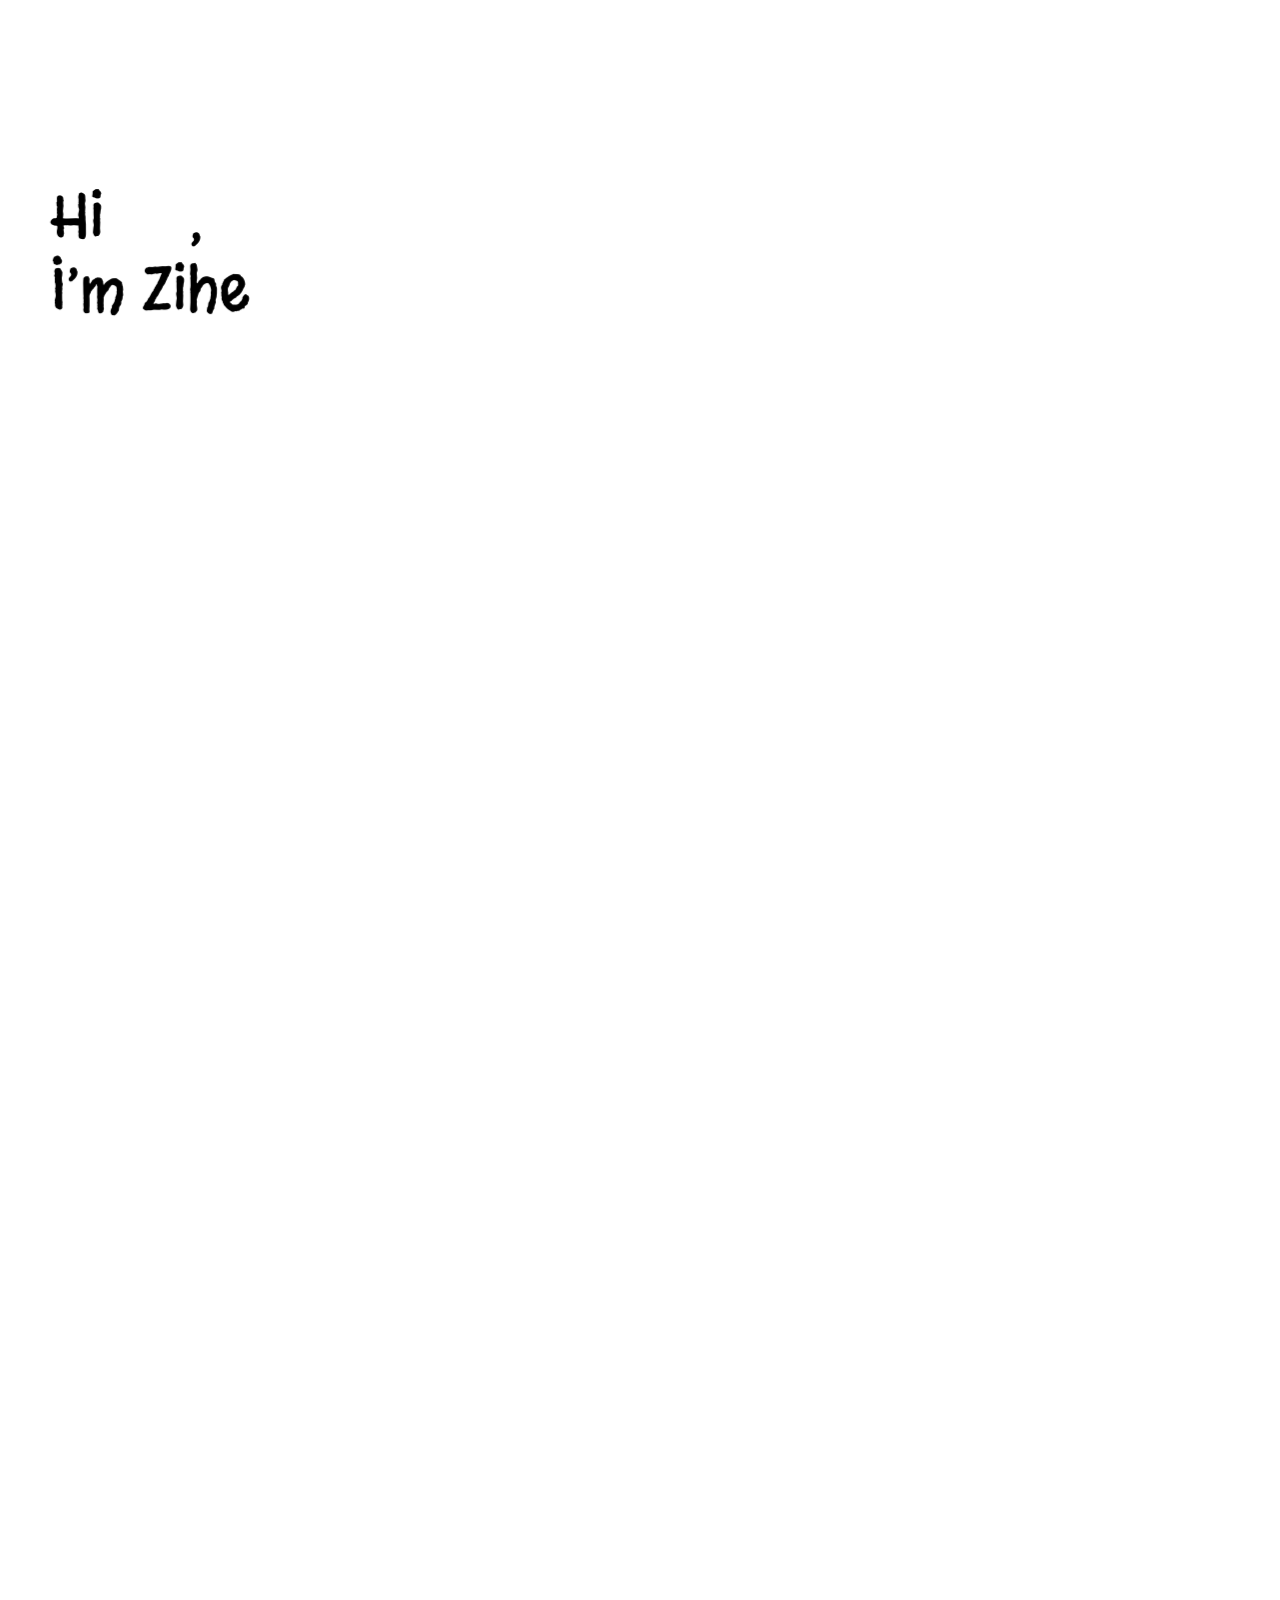
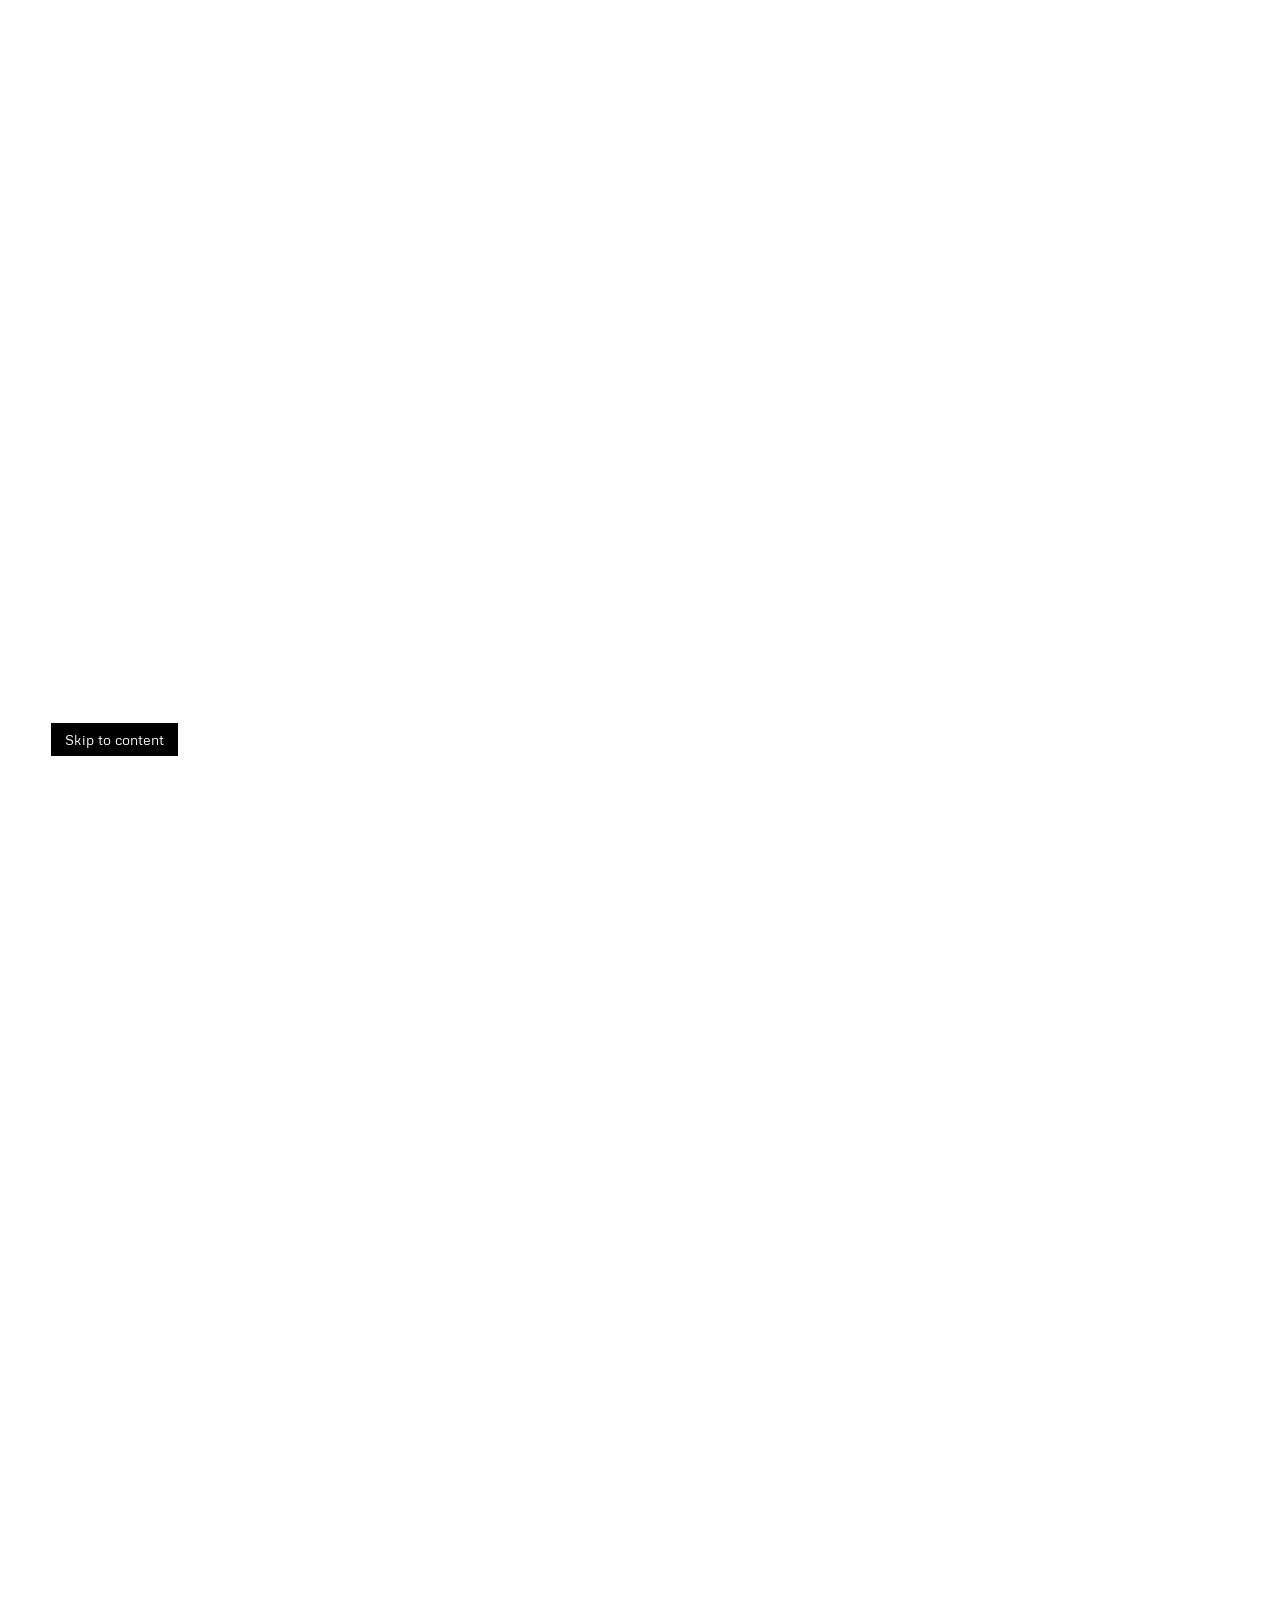
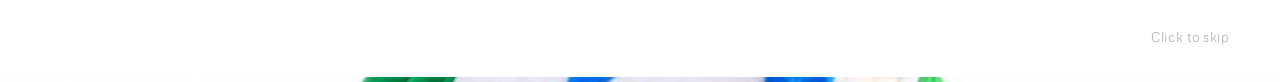
<file: index.html>
<!doctype html>
<html lang="en">
<head>
<meta charset="utf-8">
<meta name="viewport" content="width=device-width, initial-scale=1">
<meta name="description" content="Zihe Wang (EBADUDU) is a graphic designer. Brand, packaging, editorial, motion and game work from 2023 to 2026.">
<meta name="theme-color" content="#ffffff">
<title>EBADUDU — Zihe Wang</title>
<link rel="preconnect" href="https://fonts.googleapis.com">
<link rel="preconnect" href="https://fonts.gstatic.com" crossorigin>
<link href="https://fonts.googleapis.com/css2?family=Intel+One+Mono&family=Margarine&family=Metrophobic&display=swap" rel="stylesheet">
<link rel="stylesheet" href="style.css">
</head>
<body class="intro-on">
<a class="skip-link" href="#main">Skip to content</a>

<nav class="nav">
  <a class="logo" href="index.html">EBADUDU</a>
  <ul>
    <li><a href="work.html">WORK</a></li>
    <li><a aria-disabled="true" title="Coming soon">PLAY AREA</a></li>
    <li><a href="about.html">ABOUT ME</a></li>
  </ul>
</nav>

<!-- Begin animation: Hello World → strike → frog + "Hi, I’m Zihe." -->
<div class="intro" id="intro" aria-hidden="true">
  <div class="stage">
    <div class="hello" id="hello">
      <span id="hello-text"></span><span class="caret"></span>
      <i class="strike"></i>
      <img class="frog" id="frog" src="assets/frog.png" alt="">
    </div>
    <div class="hi-wrap" id="hi-wrap">
      <span class="hi" id="hi">Hi, I’m Zihe.</span>
    </div>
  </div>
  <span class="skip">Click to skip</span>
</div>

<main class="page" id="main">
  <h1 class="headline">
    <!-- data-piece: where each piece of the intro's "Hi, I’m Zihe." lands; .extra grows in after -->
    <span class="line"><span class="reveal"><span data-piece="hi">Hi</span><span class="extra">iiiiii</span><span data-piece="comma">,</span></span></span>
    <span class="line"><span class="reveal" style="--d:.08s"><span data-piece="name">I’m Zihe</span><span class="extra"> Wang</span></span></span>
  </h1>

  <!-- filled from FEATURED in data.js: small · large / large · small -->
  <section class="grid" id="featured"></section>
</main>

<!-- Ending: "Get in touch" — the frog rises as you scroll in -->
<section class="contact" id="contact">
  <div class="contact-photo" aria-hidden="true"><img src="assets/frog-photo.jpg" alt=""></div>
  <p class="contact-text reveal">
    <span class="label">Get in touch</span>
    <a href="mailto:ebadudu1234@gmail.com">ebadudu1234@gmail.com</a>
  </p>
</section>

<script src="media.js"></script>
<script src="data.js"></script>
<script src="main.js"></script>
</body>
</html>
</file>
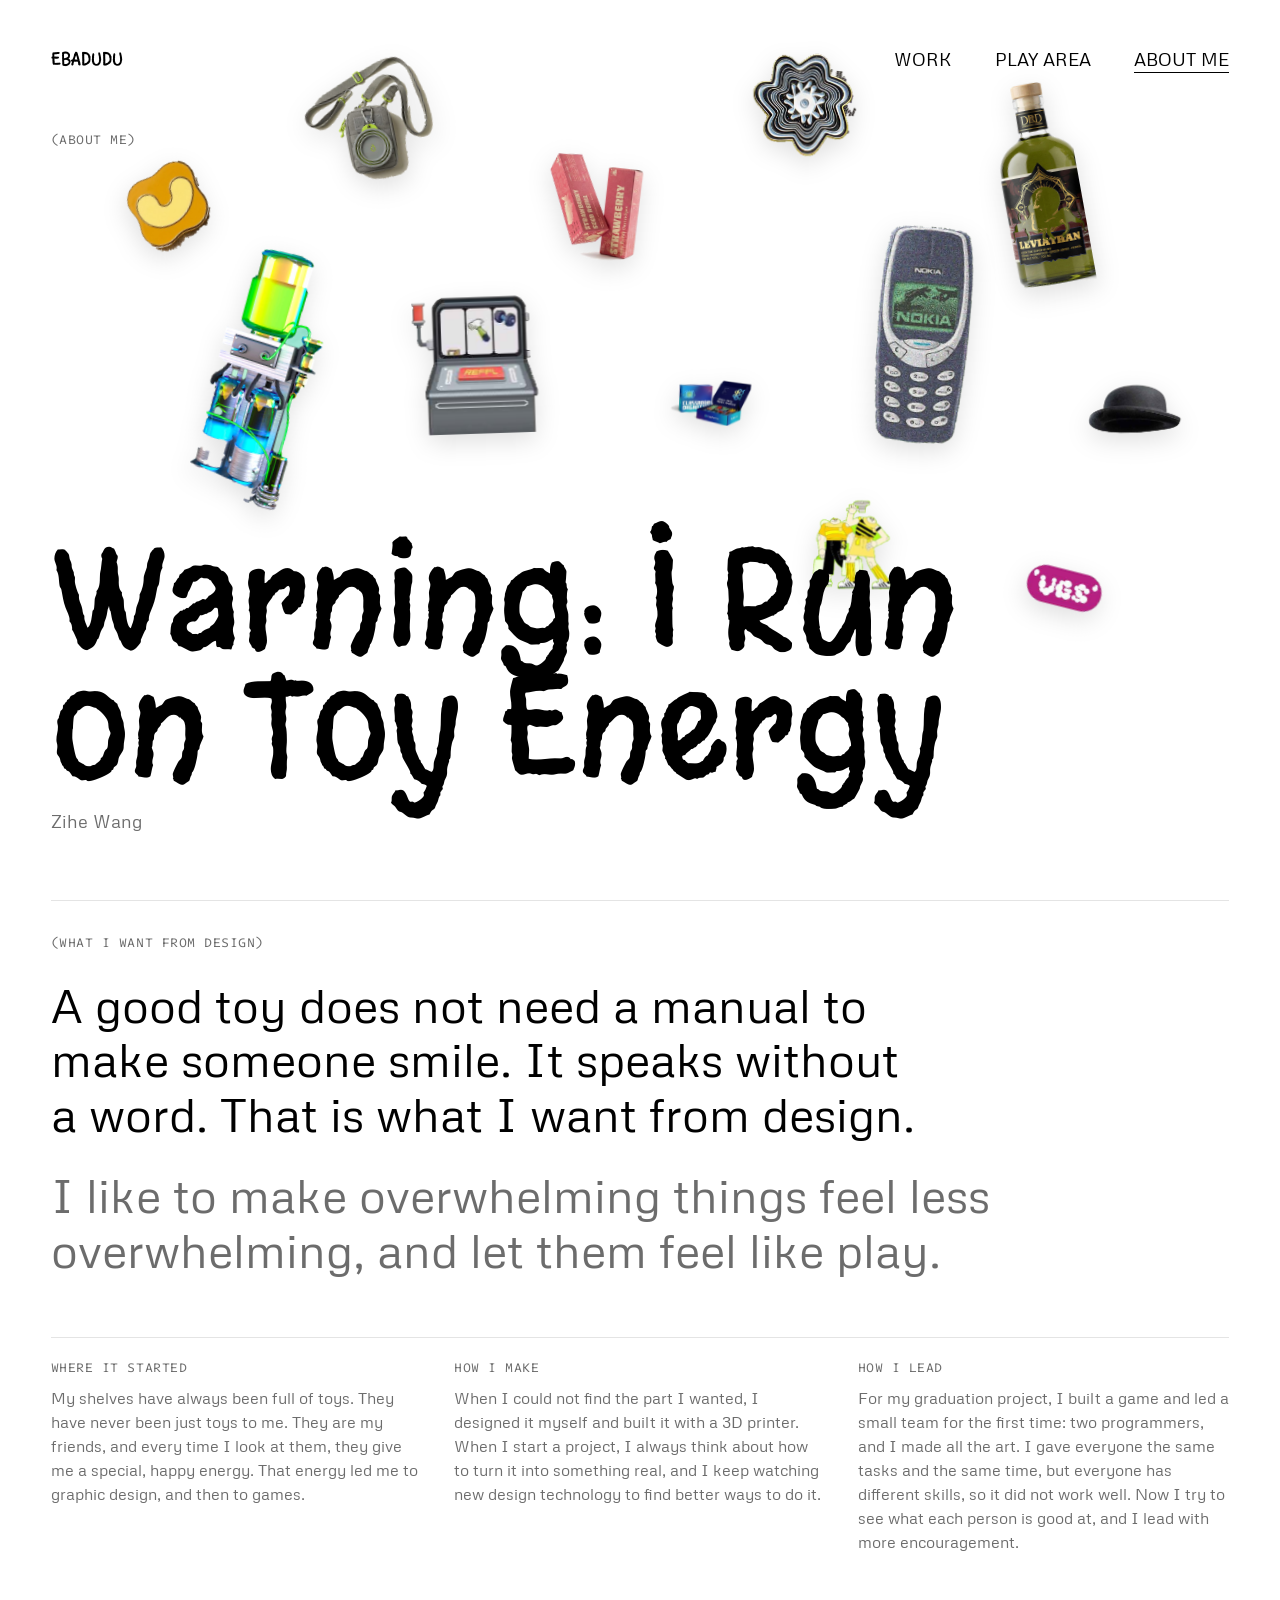
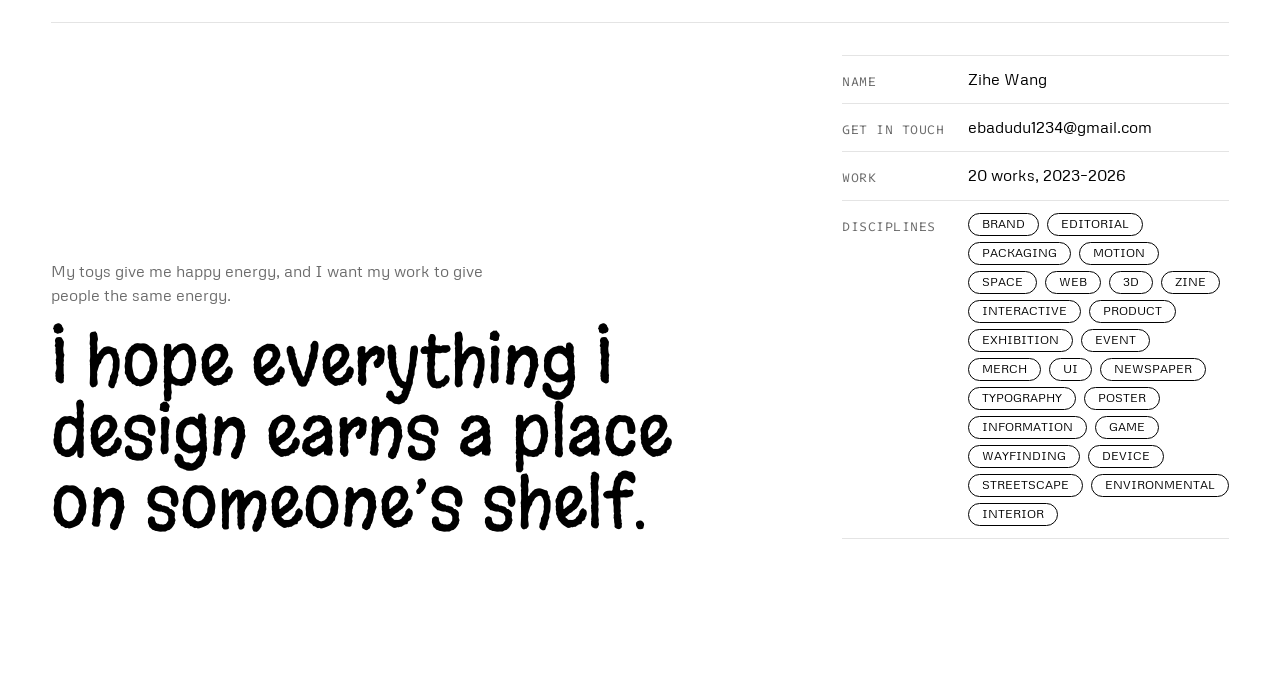
<file: about.html>
<!doctype html>
<html lang="en">
<head>
<meta charset="utf-8">
<meta name="viewport" content="width=device-width, initial-scale=1">
<meta name="description" content="About Zihe Wang, a designer who runs on toy energy. Email: ebadudu1234@gmail.com">
<meta name="theme-color" content="#ffffff">
<title>About Me — EBADUDU</title>
<link rel="preconnect" href="https://fonts.googleapis.com">
<link rel="preconnect" href="https://fonts.gstatic.com" crossorigin>
<link href="https://fonts.googleapis.com/css2?family=Intel+One+Mono&family=Margarine&family=Metrophobic&display=swap" rel="stylesheet">
<link rel="stylesheet" href="style.css">
</head>
<body>
<a class="skip-link" href="#about">Skip to content</a>

<nav class="nav">
  <a class="logo" href="index.html">EBADUDU</a>
  <ul>
    <li><a href="work.html">WORK</a></li>
    <li><a aria-disabled="true" title="Coming soon">PLAY AREA</a></li>
    <li><a href="about.html" aria-current="page">ABOUT ME</a></li>
  </ul>
</nav>

<!-- About Me, version 1 ("Warning: I Run on Toy Energy"), text first, in three screens: the title
     with the floating toys (they dodge the mouse); what I want from design, large, with the facts
     behind it by topic, small; the promise and the facts about me. Set by importance, not by
     paragraph: every sentence is the statement's own, word for word, only regrouped. -->
<main class="about" id="about">
  <section class="ab-hero">
    <p class="ab-mono ab-corner reveal">(ABOUT ME)</p>
    <h1 class="ab-title reveal" style="--d:.05s">Warning: I Run on Toy Energy</h1>
    <p class="ab-name reveal" style="--d:.12s">Zihe Wang</p>
    <div class="ab-toys" id="ab-toys" aria-hidden="true"></div>
  </section>

  <!-- screen 2, set by importance, not by paragraph: what I believe about design, large;
       then the facts behind it, small, by topic. Every sentence is the statement's own. -->
  <section class="ab-core">
    <p class="ab-mono reveal">(What I want from design)</p>
    <p class="ab-big reveal" style="--d:.05s">A good toy does not need a manual to make someone smile. It speaks without a word. That is what I want from design.</p>
    <p class="ab-big ab-big-2 reveal" style="--d:.12s">I like to make overwhelming things feel less overwhelming, and let them feel like play.</p>
    <div class="ab-facts">
      <div class="reveal" style="--d:.16s">
        <p class="ab-mono">Where it started</p>
        <p class="ab-small">My shelves have always been full of toys. They have never been just toys to me. They are my friends, and every time I look at them, they give me a special, happy energy. That energy led me to graphic design, and then to games.</p>
      </div>
      <div class="reveal" style="--d:.22s">
        <p class="ab-mono">How I make</p>
        <p class="ab-small">When I could not find the part I wanted, I designed it myself and built it with a 3D printer. When I start a project, I always think about how to turn it into something real, and I keep watching new design technology to find better ways to do it.</p>
      </div>
      <div class="reveal" style="--d:.28s">
        <p class="ab-mono">How I lead</p>
        <p class="ab-small">For my graduation project, I built a game and led a small team for the first time: two programmers, and I made all the art. I gave everyone the same tasks and the same time, but everyone has different skills, so it did not work well. Now I try to see what each person is good at, and I lead with more encouragement.</p>
      </div>
    </div>
  </section>

  <!-- screen 3: the promise, and the facts about me -->
  <section class="ab-end">
    <div>
      <p class="ab-small ab-lead reveal">My toys give me happy energy, and I want my work to give people the same energy.</p>
      <p class="ab-closing reveal" style="--d:.06s">I hope everything I design earns a place on someone’s shelf.</p>
    </div>
    <dl class="ab-info reveal" style="--d:.12s">
      <div><dt class="ab-mono">Name</dt><dd>Zihe Wang</dd></div>
      <div><dt class="ab-mono">Get in touch</dt><dd><a class="ab-mail" href="mailto:ebadudu1234@gmail.com">ebadudu1234@gmail.com</a></dd></div>
      <div><dt class="ab-mono">Work</dt><dd id="ab-count"></dd></div>
      <div><dt class="ab-mono">Disciplines</dt><dd id="ab-tags"></dd></div>
    </dl>
  </section>
</main>

<script src="media.js"></script>
<script src="data.js"></script>
<script src="main.js"></script>
</body>
</html>
</file>
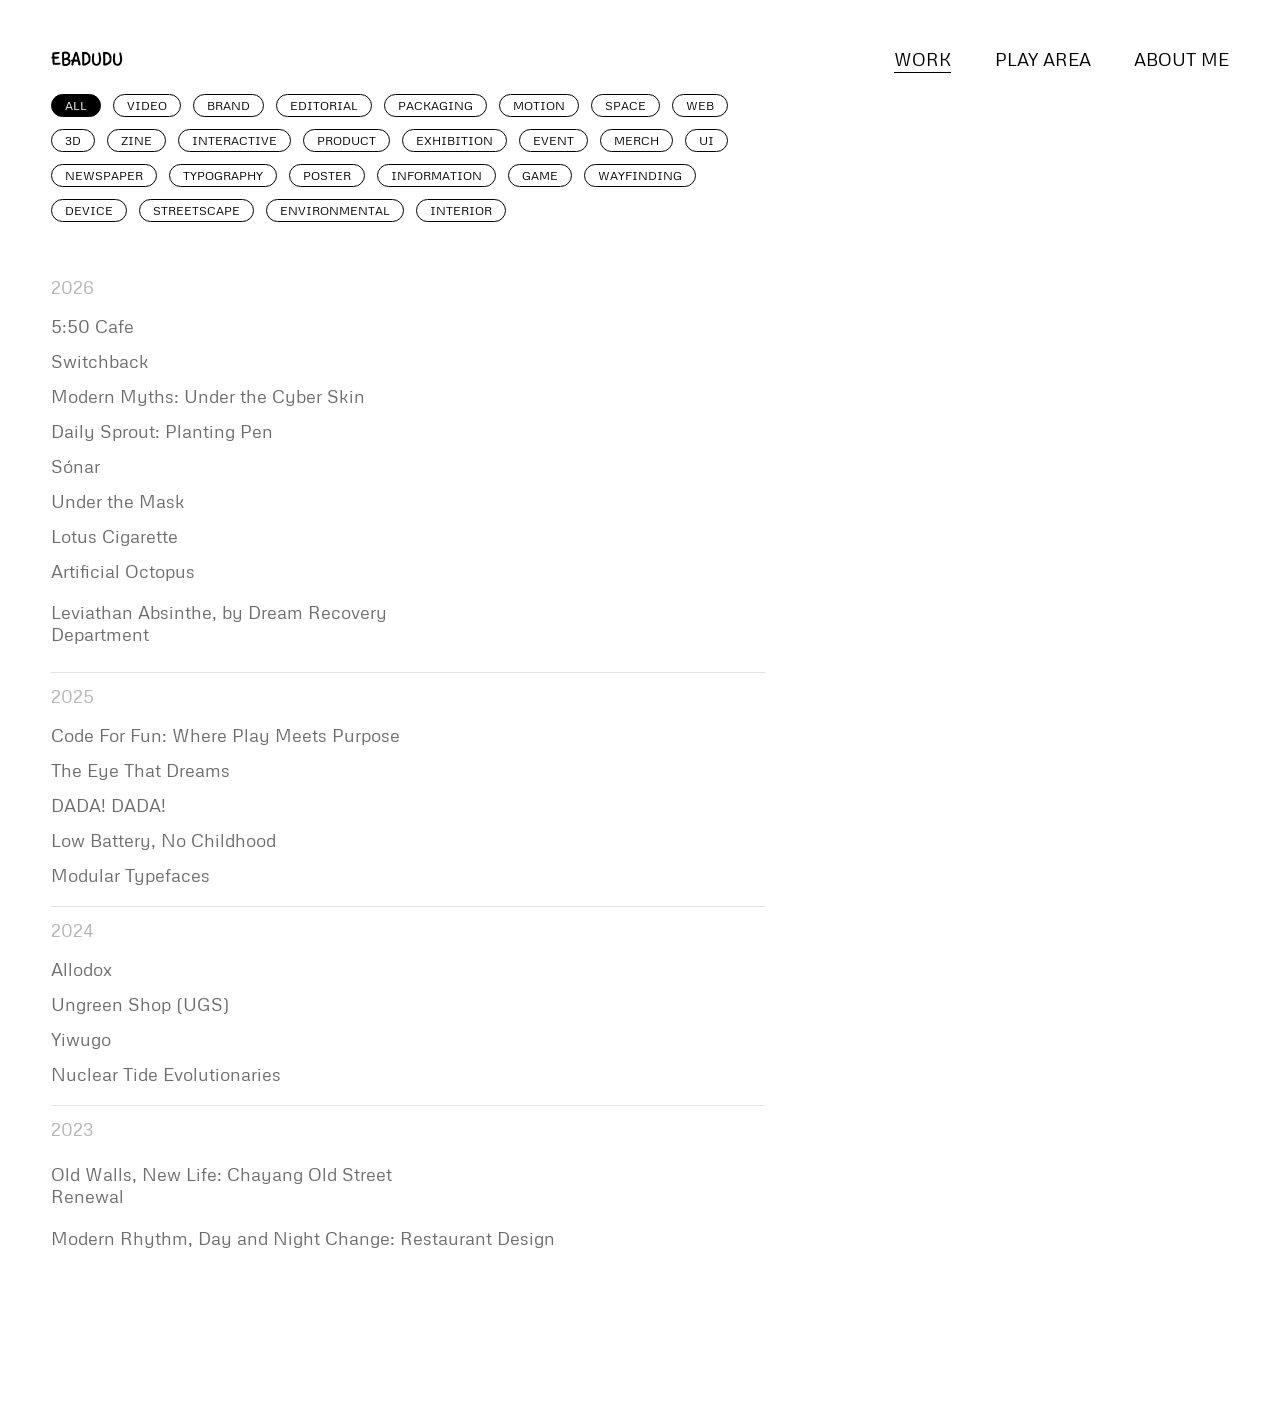
<file: work.html>
<!doctype html>
<html lang="en">
<head>
<meta charset="utf-8">
<meta name="viewport" content="width=device-width, initial-scale=1">
<meta name="description" content="All 20 works by Zihe Wang, from 2023 to 2026. Filter them by discipline.">
<meta name="theme-color" content="#ffffff">
<title>Work — EBADUDU</title>
<link rel="preconnect" href="https://fonts.googleapis.com">
<link rel="preconnect" href="https://fonts.gstatic.com" crossorigin>
<link href="https://fonts.googleapis.com/css2?family=Intel+One+Mono&family=Margarine&family=Metrophobic&display=swap" rel="stylesheet">
<link rel="stylesheet" href="style.css">
</head>
<body>
<a class="skip-link" href="#main">Skip to content</a>

<nav class="nav">
  <a class="logo" href="index.html">EBADUDU</a>
  <ul>
    <li><a href="work.html" aria-current="page">WORK</a></li>
    <li><a aria-disabled="true" title="Coming soon">PLAY AREA</a></li>
    <li><a href="about.html">ABOUT ME</a></li>
  </ul>
</nav>

<main class="work" id="main">
  <h1 class="sr-only">Work</h1>
  <div>
    <!-- tag filter chips + year groups, filled from data.js -->
    <div class="filters reveal" id="filters" role="group" aria-label="Filter by tag"></div>
    <div id="work-list"></div>
    <p class="sr-only" id="filter-status" aria-live="polite"></p>
  </div>

  <!-- preview box takes the shape of the hovered work's cover image -->
  <aside class="preview-col reveal" style="--d:.2s" aria-hidden="true">
    <div class="preview" id="preview"></div>
  </aside>
</main>

<script src="media.js"></script>
<script src="data.js"></script>
<script src="main.js"></script>
</body>
</html>
</file>
<file: style.css>
/* ============ Tokens (from Figma "direction 1", 1512px frame) ============ */
:root {
  --bg: #ffffff;
  --ink: #000000;
  --muted: #6c6c6c;
  --faint: #b7b7b7;
  --soft: #cccccc;
  --line: #e4e4e4;
  --block: #d9d9d9;

  --font-display: 'Margarine', 'Comic Sans MS', cursive;
  --font-ui: 'Metrophobic', 'Helvetica Neue', Arial, sans-serif;
  --font-mono: 'Intel One Mono', ui-monospace, Menlo, monospace;

  /* 60px side margin on a 1512 frame, scales down on small screens */
  --gutter: clamp(16px, 3.97vw, 60px);
  /* 1 Figma px at the current viewport width */
  --u: calc(100vw / 1512);
  --ease-out: cubic-bezier(.22, 1, .36, 1);
  --ease-spring: cubic-bezier(.34, 1.56, .64, 1);
}

* { box-sizing: border-box; }
html, body { margin: 0; }
body {
  background: var(--bg);
  color: var(--ink);
  font-family: var(--font-ui);
  -webkit-font-smoothing: antialiased;
  overflow-x: hidden;
}
a { color: inherit; text-decoration: none; }
img, video { display: block; max-width: 100%; }

/* ============ Nav ============ */
.nav {
  position: fixed;
  inset: 0 0 auto 0;
  z-index: 50;
  display: flex;
  justify-content: space-between;
  align-items: center;
  padding: 47px var(--gutter) 0;
  pointer-events: none;
  transition: transform .5s var(--ease-out), background .3s, padding .3s;
}
.nav > * { pointer-events: auto; }
/* once the page scrolls, the bar gets a white backing (so it never sits on top of
   images) and tucks away while scrolling down */
.nav.is-scrolled { background: var(--bg); padding-top: 20px; padding-bottom: 18px; pointer-events: auto; }
.nav.is-hidden { transform: translateY(-100%); }
body.on-contact .nav { transform: none; }
.logo {
  font-family: var(--font-display);
  font-size: 18px;
}
.nav ul {
  display: flex;
  gap: clamp(20px, 3.4vw, 52px);
  list-style: none;
  margin: 0;
  padding: 0;
}
.nav ul a {
  position: relative;
  font-size: 18px;
  white-space: nowrap;
}
/* underline that draws on hover / stays on the current page */
.nav ul a::after {
  content: '';
  position: absolute;
  left: 0; right: 0; bottom: -3px;
  height: 1px;
  background: currentColor;
  transform: scaleX(0);
  transform-origin: right;
  transition: transform .45s var(--ease-out);
}
.nav ul a:hover::after,
.nav ul a[aria-current="page"]::after {
  transform: scaleX(1);
  transform-origin: left;
}

/* ============ Tag pills (BRAND / VIDEO …) ============ */
.tags {
  display: flex;
  flex-wrap: wrap;
  gap: 12px;
  list-style: none;
  margin: 0;
  padding: 0;
}
.tags li, .chip {
  display: inline-flex;
  align-items: center;
  height: 23px;
  padding: 0 13px;
  border: 1px solid var(--ink);
  border-radius: 12.5px;
  font-family: var(--font-ui);
  font-size: 12px;
  line-height: 1;
  white-space: nowrap;
}

/* ============ Intro ("begin animation") ============ */
.intro {
  position: fixed;
  inset: 0;
  z-index: 40;
  background: var(--bg);
  display: grid;
  place-items: center;
  cursor: pointer;
  transition: opacity .55s ease;
}
/* curtain fades away while "Hi, I'm Zihe." flies to the headline */
.intro.is-leaving { opacity: 0; pointer-events: none; }
.intro.is-gone { display: none; }

/* header stays hidden while the intro plays, then fades in */
.logo, .nav ul { transition: opacity .6s ease, transform .6s var(--ease-out); }
body.intro-on .logo { opacity: 0; }
body.intro-on .nav ul { opacity: 0; transform: translateY(-8px); }
.nav ul { transition-delay: .15s; }

/* Hello World + frog step aside before the fly */
.hello { transition: opacity .3s ease, transform .4s var(--ease-out); }
.stage.clear .hello { opacity: 0; transform: translateX(-.4em); }

/* the travelling copy of "Hi, I'm Zihe." */
.fly {
  position: fixed;
  z-index: 60;
  margin: 0;
  font-family: var(--font-display);
  line-height: normal;
  white-space: nowrap;
  transform-origin: 0 0;
  pointer-events: none;
  will-change: transform;
}

.stage {
  display: flex;
  align-items: center;
  font-size: clamp(34px, 4.76vw, 72px); /* 72px at 1512 */
}

.hello {
  position: relative;
  font-family: var(--font-mono);
  white-space: nowrap;
}
.hello .caret {
  display: inline-block;
  width: .08em;
  height: .9em;
  margin-left: .04em;
  vertical-align: -.08em;
  background: var(--ink);
  animation: blink .9s steps(1) infinite;
}
.hello.typed .caret { opacity: 0; animation: none; }
@keyframes blink { 50% { opacity: 0; } }

/* the strike-through line (Vector 1) */
.strike {
  position: absolute;
  left: -.29em; right: -.29em;
  top: 56%;
  height: 3px;
  background: var(--ink);
  transform: scaleX(0);
  transform-origin: left;
  transition: transform .24s cubic-bezier(.65, 0, .35, 1);
  z-index: 2;
}
.hello.struck .strike { transform: scaleX(1); }

/* frog pops up over "Hello World" */
.frog {
  position: absolute;
  left: 50%;
  top: 50%;
  width: 5em;        /* 360 / 72 */
  height: auto;
  translate: -50% -48%;
  z-index: 3;
  opacity: 0;
  transform: translateY(1.2em) scale(.4) rotate(-12deg);
  transform-origin: 50% 90%;
  pointer-events: none;
  transition: transform .38s var(--ease-spring), opacity .2s ease;
}
.frog.in { opacity: 1; transform: none; }
.frog.in.wiggle { animation: wiggle 1.4s ease-in-out infinite; }
@keyframes wiggle {
  0%, 100% { transform: rotate(0); }
  25% { transform: rotate(-5deg); }
  75% { transform: rotate(5deg); }
}

/* "Hi, I'm Zihe." — width grows from 0, which pushes Hello World left */
.hi-wrap {
  width: 0;
  overflow: hidden;
  transition: width .4s var(--ease-out);
}
.hi {
  display: inline-block;
  padding-left: .95em;  /* ~68px gap from Figma */
  font-family: var(--font-display);
  white-space: nowrap;
}
.hi span {
  display: inline-block;
  opacity: 0;
  transform: translateY(.5em) rotate(8deg);
  transition: transform .32s var(--ease-spring), opacity .2s ease;
}
.hi.show span { opacity: 1; transform: none; }

.skip {
  position: absolute;
  right: var(--gutter);
  bottom: 32px;
  font-size: 13px;
  color: var(--faint);
  letter-spacing: .04em;
}

/* ============ Main page ============ */
.page {
  padding: 163px var(--gutter) 160px;
}
.headline {
  margin: 0;
  font-family: var(--font-display);
  font-weight: 400;
  font-size: clamp(44px, 4.76vw, 72px);
  line-height: 1.2;
}
.headline .line { display: block; overflow: hidden; }
.headline .line > span { display: inline-block; }

.grid {
  display: grid;
  row-gap: clamp(32px, 3.04vw, 46px);
  margin-top: clamp(40px, 6.3vw, 96px);
}
/* row 2 flips the column widths; 36px gutter on the 1512 frame */
.row {
  display: grid;
  column-gap: clamp(16px, 2.38vw, 36px);
  align-items: start;
}
.row-1 { grid-template-columns: 472fr 884fr; }
.row-2 { grid-template-columns: 884fr 472fr; }

.card { display: block; }
.card-media {
  position: relative;
  background: var(--block);
  overflow: hidden;
}
.card.sm .card-media { aspect-ratio: 472 / 334; }
.card.lg .card-media { aspect-ratio: 884 / 556; }
.card-media img {
  width: 100%;
  height: 100%;
  object-fit: cover;
}
.card:hover .card-media img { transform: scale(1.035); filter: brightness(.96); }
.card:hover .card-media video { transform: scale(1.035); }

/* hover trinket: a small object from the hovered work trails the cursor (JS moves .trinket) */
.trinket {
  position: fixed;
  left: 0;
  top: 0;
  z-index: 45;
  pointer-events: none;
  will-change: transform;
}
.trinket img {
  display: block;
  max-width: 120px;
  max-height: 120px;
  translate: -50% -50%;
  /* sticker look: thin white outline + soft drop shadow */
  filter:
    drop-shadow(2px 0 0 #fff) drop-shadow(-2px 0 0 #fff)
    drop-shadow(0 2px 0 #fff) drop-shadow(0 -2px 0 #fff)
    drop-shadow(0 10px 14px rgba(0, 0, 0, .22));
  opacity: 0;
  scale: .3;
  transition: opacity .2s ease, scale .45s var(--ease-spring);
}
.trinket.is-on img { opacity: 1; scale: 1; }

/* hover video: sits over the still cover and fades in once it is really playing */
.hover-video {
  position: absolute;
  inset: 0;
  width: 100%;
  height: 100%;
  object-fit: cover;
  opacity: 0;
  transition: opacity .45s ease, transform .9s var(--ease-out);
}
.is-playing > .hover-video { opacity: 1; }
.card-title {
  margin: 16px 0 8px;
  font-size: 18px;
}

/* ============ Ending: "Get in touch" (main page end ANIMATION) ============ */
/* exactly one screen, so it turns like a page */
.contact {
  position: relative;
  height: 100vh;
  height: 100svh;
  overflow: hidden;
}
.contact-text {
  position: relative;
  z-index: 2;
  margin: 0;
  padding: max(calc(166 * var(--u)), 120px) var(--gutter) 0 calc(var(--gutter) + 20 * var(--u));
  font-family: var(--font-display);
  font-weight: 400;
  line-height: normal;
}
.contact-text span { display: block; }
.contact-text .label { color: var(--soft); font-size: clamp(28px, 3.17vw, 48px); }
.contact-text a {
  font-size: clamp(26px, 4.23vw, 64px);
  overflow-wrap: anywhere;
  background: linear-gradient(currentColor, currentColor) 0 100% / 0 2px no-repeat;
  transition: background-size .5s var(--ease-out);
}
.contact-text a:hover { background-size: 100% 2px; }
/* frame 1: only the frog's head peeks over the bottom edge (anchored to the bottom,
   803 = 982 - 179 in the Figma frame, so it peeks on any screen height).
   frame 2 (.is-up, set once the page has turned): it climbs up and right to show its body */
.contact-photo {
  position: absolute;
  left: calc(-1252 * var(--u));
  top: calc(100% - 803 * var(--u));
  width: calc(3196 * var(--u));
  height: calc(3196 * var(--u));
  display: grid;
  place-items: center;
  pointer-events: none;
  transition: transform .6s var(--ease-out);
  will-change: transform;
}
.contact.is-up .contact-photo {
  transform: translate(calc(286 * var(--u)), calc(-396 * var(--u)));
  transition: transform 1.6s cubic-bezier(.3, 1.2, .5, 1) .35s;
}
.contact-photo img {
  width: calc(2364 * var(--u));
  max-width: none;
  rotate: 27.93deg;
  /* the photo's off-white backdrop melts into the page */
  mix-blend-mode: multiply;
}

/* ============ Work page ============ */
.work {
  display: grid;
  grid-template-columns: minmax(0, 842fr) minmax(220px, 317fr);
  column-gap: clamp(40px, 12.2vw, 185px);
  padding: 94px calc(var(--gutter) + clamp(0px, 3.1vw, 47px)) 140px var(--gutter);
}
.filters {
  display: flex;
  flex-wrap: wrap;
  gap: 12px;
  margin: 0 0 54px;
  padding: 0;
  list-style: none;
}
.chip {
  background: none;
  color: var(--ink);
  cursor: pointer;
  transition: background .25s, color .25s;
}
.chip:hover { background: #f2f2f2; }
.chip[aria-pressed="true"] { background: var(--ink); color: var(--bg); }

.year-group { padding-bottom: 20px; }
.year-group + .year-group { border-top: 1px solid var(--line); padding-top: 12px; }
.year-group[hidden] { display: none; }
.year {
  margin: 0 0 16px;
  font-size: 18px;
  font-weight: 400;
  color: var(--faint);
}
.work-items { list-style: none; margin: 0; padding: 0; display: grid; gap: 12px; }
.work-items > li[hidden] { display: none; }
.work-link {
  display: inline-flex;
  align-items: center;
  gap: 32px;
  min-height: 23px;
  font-size: 18px;
  color: var(--muted);
  transition: color .3s;
}
.work-thumb { display: none; }
.work-link .name { position: relative; }
.work-link .name::after {
  content: '';
  position: absolute;
  left: 0; right: 0; bottom: -2px;
  height: 1px;
  background: var(--ink);
  transform: scaleX(0);
  transform-origin: left;
  transition: transform .4s var(--ease-out);
}
.work-link .tags { gap: 12px; opacity: 0; transform: translateX(-8px); transition: opacity .3s, transform .45s var(--ease-out); }
.work-link.active { color: var(--ink); }
.work-link.active .name::after { transform: scaleX(1); }
.work-link.active .tags { opacity: 1; transform: none; }

.preview-col {
  position: sticky;
  top: 140px;
  align-self: start;
  margin-top: 121px;
  container-type: inline-size;
}
/* box follows the cover's proportions (--r = w / h, set from JS); very tall
   covers shrink in width so the box never grows past 70% of the screen */
.preview {
  --r: calc(317 / 397);
  --w: min(100cqw, calc(70vh * var(--r)));
  position: relative;
  width: var(--w);
  height: calc(var(--w) / var(--r));
  background: var(--block);
  overflow: hidden;
  transition: width .55s var(--ease-out), height .55s var(--ease-out), opacity .35s ease;
}
/* nothing touched: no picture, no grey box */
.preview.is-empty { opacity: 0; }
.preview img, .preview video {
  position: absolute;
  inset: 0;
  width: 100%;
  height: 100%;
  object-fit: cover;
  transition: opacity .35s ease, transform .6s var(--ease-out);
}
.preview.swap img, .preview.swap video { opacity: 0; transform: scale(1.04); }

/* ============ Project page (TITLE PAGE) ============ */
.project {
  padding: 130px var(--gutter) 140px;
  --gap: clamp(16px, 2.12vw, 32px);
}
.p-hero {
  margin: 0;
  aspect-ratio: 1392 / 772;
  background: var(--block);
  overflow: hidden;
}
.p-hero img, .p-hero video { width: 100%; height: 100%; object-fit: cover; }
.p-hero.contain { background: #f3f3f3; }
.p-hero.contain img { object-fit: contain; }
.p-title {
  margin: var(--gap) 0 9px;
  font-family: var(--font-ui);
  font-weight: 400;
  font-size: clamp(40px, 4.76vw, 72px);
  line-height: normal;
  text-transform: uppercase;
}
.p-sub { margin: 0 0 12px; font-size: 16px; color: var(--muted); }
.p-body { display: grid; gap: var(--gap); margin-top: var(--gap); }
/* a paragraph between gallery rows, in the same column as the lead text */
.p-note { justify-content: flex-end; }
.p-row { display: flex; gap: var(--gap); align-items: flex-start; }
.p-row figure { margin: 0; background: var(--block); overflow: hidden; aspect-ratio: var(--r); }
.p-row img, .p-row video { width: 100%; height: 100%; object-fit: cover; }
/* image beside text (Figma: 795 | 457, or 457 | 617): the empty space between them is free;
   --w is the picture's share, tall pictures are held to the screen height */
.p-with { justify-content: space-between; }
.p-with > figure { flex: none; width: min(var(--w), calc(80vh * var(--r))); }
/* two images: same height, widths follow their shapes, together exactly edge to edge */
.p-duo { display: flex; gap: var(--gap); width: 100%; }
.p-duo > figure { flex: var(--r) 1 0; min-width: 0; }
/* one image: a wide one edge to edge, otherwise centred and held to the screen height */
.p-full > figure { flex: none; width: 100%; }
.p-center { justify-content: center; }
.p-center > figure { flex: none; width: calc(min(66%, calc(85vh * var(--r))) * var(--k, 1)); }
.p-center.p-end { justify-content: flex-end; }
.p-text {
  flex: 0 0 32.8%;
  margin: 6px 0 0;
  font-size: 18px;
  line-height: 1.45;
  color: var(--muted);
}
/* one big frame where images take turns (sketch → line drawing → render) */
.p-seq { position: relative; margin: 0 auto; width: min(100%, calc(85vh * var(--r))); aspect-ratio: var(--r); }
.p-seq .wipe { position: relative; background: #fff; }
.p-seq .wipe img { position: absolute; inset: 0; width: 100%; height: 100%; object-fit: contain; opacity: 0; transition: opacity .6s ease, scale 1.8s var(--ease-settle), filter 1s ease; }
.p-seq .wipe img.is-on { opacity: 1; }
/* a normal gallery image whose sketch and render take turns */
.p-row figure.swap .wipe { position: relative; background: #fff; }
.p-row figure.swap .wipe img { position: absolute; inset: 0; width: 100%; height: 100%; object-fit: contain; opacity: 0; transition: opacity .6s ease, scale 1.8s var(--ease-settle), filter 1s ease; }
.p-row figure.swap .wipe img.is-on { opacity: 1; }
.p-next {
  display: flex;
  justify-content: space-between;
  align-items: baseline;
  margin-top: clamp(80px, 9vw, 140px);
  padding-top: 20px;
  border-top: 1px solid var(--line);
  font-size: 18px;
  color: var(--muted);
}
.p-next a { color: var(--ink); font-size: clamp(24px, 3.17vw, 48px); transition: transform .5s var(--ease-out); display: inline-block; }
.p-next a:hover { transform: translateX(8px); }
.p-missing { padding-top: 40vh; text-align: center; color: var(--muted); }

/* ============ About Me ============
   Text first: each paragraph's key sentence is set large, the rest small in a narrow column
   on the right (the Figma 457 column), under mono labels. On the first screen, small objects
   from the works float up and down and dodge the mouse; their size follows the screen. */
.about { padding: 0 var(--gutter) 140px; }
.ab-mono {
  margin: 0;
  font-family: var(--font-mono);
  font-size: 13px;
  letter-spacing: .04em;
  text-transform: uppercase;
  color: var(--muted);
}
.ab-hero {
  position: relative;
  min-height: 100vh;
  min-height: 100svh;
  display: flex;
  flex-direction: column;
  justify-content: flex-end;
  padding-bottom: clamp(40px, 5.3vw, 80px);
  overflow: hidden;
}
.ab-corner { position: absolute; top: 130px; left: 0; }
.ab-title {
  position: relative;
  z-index: 2;
  max-width: 11ch;
  margin: 0;
  font-family: var(--font-display);
  font-weight: 400;
  font-size: clamp(64px, 11.1vw, 168px);
  line-height: .9;
}
.ab-name { position: relative; z-index: 2; margin: 18px 0 0; font-size: 18px; color: var(--muted); }
.ab-toys { position: absolute; inset: 0; }
/* placed, floated and pushed by main.js (transform); the size is set from the screen */
.ab-toy {
  position: absolute;
  left: 0;
  top: 0;
  max-width: none;
  pointer-events: none;
  user-select: none;
  will-change: transform;
  filter: drop-shadow(0 8px 12px rgba(0, 0, 0, .12));
}
/* screen 2: what I want from design, large; the facts behind it, small, in three topics */
/* 32px from the line above to the first words (and the same before the closing screen) */
.ab-core {
  display: grid;
  gap: clamp(20px, 2.1vw, 32px);
  padding: 32px 0 clamp(40px, 5.3vw, 80px);
  border-top: 1px solid var(--line);
}
.ab-big {
  max-width: 21em;
  margin: 0;
  font-size: clamp(28px, 3.7vw, 56px);
  line-height: 1.15;
}
.ab-big-2 { color: var(--muted); }
.ab-facts {
  display: grid;
  grid-template-columns: repeat(3, minmax(0, 1fr));
  gap: var(--gap, 32px);
  margin-top: clamp(16px, 2.6vw, 40px);
  padding-top: 20px;
  border-top: 1px solid var(--line);
}
.ab-facts .ab-mono { margin-bottom: 10px; }
.ab-small { margin: 0; font-size: 16px; line-height: 1.5; color: var(--muted); }
/* screen 3: the promise beside the facts about me (the Figma 795 | 457 split) */
.ab-end {
  display: grid;
  grid-template-columns: minmax(0, 795fr) minmax(0, 457fr);
  align-items: end;
  gap: clamp(32px, 9.2vw, 140px);
  padding: 32px 0 0;
  border-top: 1px solid var(--line);
}
.ab-lead { max-width: 30em; margin-bottom: 18px; }
.ab-closing {
  margin: 0;
  font-family: var(--font-display);
  font-size: clamp(44px, 5.3vw, 80px);
  line-height: 1.05;
}
/* info table */
.ab-info { margin: 0; }
.ab-info > div {
  display: grid;
  grid-template-columns: 110px minmax(0, 1fr);
  gap: 16px;
  padding: 12px 0;
  border-top: 1px solid var(--line);
}
.ab-info > div:last-child { border-bottom: 1px solid var(--line); }
.ab-info dt { padding-top: 4px; }
.ab-info dd { margin: 0; font-size: 16px; line-height: 1.45; }
.ab-info .tags { gap: 6px 8px; }
.ab-mail { background: linear-gradient(currentColor, currentColor) 0 100% / 0 1px no-repeat; transition: background-size .5s var(--ease-out); }
.ab-mail:hover { background-size: 100% 1px; }

/* ============ Work appears (Apple-style) ============
   1. the frame wipes open from the bottom
   2. the picture inside settles from a slight zoom and blur
   3. title + tags rise in a beat later
   Uses the separate `scale` / `translate` properties so the reveal, the scroll
   parallax (translate, from JS) and the hover zoom (transform) never fight. */
:root {
  --ease-wipe: cubic-bezier(.77, 0, .18, 1);
  --ease-settle: cubic-bezier(.16, 1, .3, 1);
}
.work-in .card-media,
.work-in > .wipe {
  clip-path: inset(100% 0 0 0);
  transition: clip-path 1.1s var(--ease-wipe) var(--d, 0s);
}
/* the grey placeholder rides with the wipe, so nothing shows before it opens */
figure.work-in { background: none; }
.wipe { height: 100%; background: var(--block); overflow: hidden; }
.p-hero.contain .wipe { background: #f3f3f3; }
.work-in img, .work-in video {
  scale: calc(var(--rest, 1) * 1.18);
  filter: blur(6px);
  transition:
    scale 1.8s var(--ease-settle) var(--d, 0s),
    filter 1s ease var(--d, 0s),
    transform .9s var(--ease-out);
}
.parallax { --rest: 1.1; }
.parallax img, .parallax video { translate: 0 var(--py, 0px); }
.work-in.is-in .card-media,
.work-in.is-in > .wipe { clip-path: inset(0 0 0 0); }
.work-in.is-in img, .work-in.is-in video { scale: var(--rest, 1); filter: none; }

.card.work-in .card-title,
.card.work-in .tags {
  opacity: 0;
  translate: 0 14px;
  transition: opacity .7s ease, translate .9s var(--ease-settle);
  transition-delay: calc(var(--d, 0s) + .45s);
}
.card.work-in .tags { transition-delay: calc(var(--d, 0s) + .55s); }
.card.work-in.is-in .card-title,
.card.work-in.is-in .tags { opacity: 1; translate: none; }

/* ============ Reveal-on-load / scroll ============ */
.reveal {
  opacity: 0;
  transform: translateY(40px);
  transition: opacity .9s var(--ease-out), transform .9s var(--ease-out);
  transition-delay: var(--d, 0s);
}
.reveal.is-in { opacity: 1; transform: none; }
.headline .line > span.reveal { transform: translateY(105%); opacity: 1; }
.headline .line > span.reveal.is-in { transform: none; }

/* intro morph: headline is laid out in place but its pieces wait for the flying copies */
.headline.morph .line > span.reveal { transform: none; transition: none; }
.headline.morph [data-piece] { visibility: hidden; }
.headline.morph.landed [data-piece] { visibility: visible; }
.headline .extra span { display: inline-block; }
.headline.morph .extra span {
  opacity: 0;
  transform: translateY(.25em) scale(.5);
  transition: opacity .3s ease, transform .55s var(--ease-spring);
}
.headline.morph.landed .extra span { opacity: 1; transform: none; }

/* ============ Small screens ============ */
@media (max-width: 720px) {
  :root { --u: calc(100vw / 700); }
  .nav { padding-top: 24px; }
  .logo, .nav ul a { font-size: 14px; }
  .nav ul { gap: 16px; }
  /* intro stacks vertically on phones */
  .stage { flex-direction: column; font-size: 10vw; }
  .hi-wrap { width: auto !important; }
  .hi { padding-left: 0; margin-top: 1.6em; }
  .frog { width: 3.8em; }
  .page { padding-top: 110px; padding-bottom: 80px; }
  .row-1, .row-2 { grid-template-columns: 1fr; row-gap: 32px; }
  .card.sm .card-media, .card.lg .card-media { aspect-ratio: 4 / 3; }
  .work { grid-template-columns: minmax(0, 1fr); padding-top: 80px; }
  /* tags: one row you swipe sideways, so the list starts on the first screen */
  .filters {
    flex-wrap: nowrap;
    overflow-x: auto;
    margin: 0 calc(-1 * var(--gutter)) 32px;
    padding: 0 var(--gutter) 4px;
    scrollbar-width: none;
    -webkit-overflow-scrolling: touch;
  }
  .filters::-webkit-scrollbar { display: none; }
  .filters .chip { flex: none; }
  /* no preview column on a phone: each row carries a small cover instead */
  .work-items { gap: 18px; }
  .work-link { display: grid; grid-template-columns: 96px 1fr; grid-template-rows: auto 1fr; gap: 8px 14px; align-items: start; color: var(--ink); }
  .work-thumb { display: block; grid-row: 1 / span 2; width: 96px; aspect-ratio: 4 / 3; object-fit: cover; background: var(--block); }
  .work-link .name, .work-link .tags { grid-column: 2; }
  .work-link .tags { opacity: 1; transform: none; flex-wrap: wrap; gap: 6px 8px; }
  .preview-col { display: none; }
  .project { padding-top: 90px; }
  .p-row { flex-direction: column; }
  .p-row > figure, .p-text, .p-duo { flex: none; width: 100%; margin-left: 0; }
  /* pairs stack on a phone: two side by side would each be only ~160px wide */
  .p-duo { flex-direction: column; }
  .p-duo > figure { flex: none; width: 100%; }
  .ab-corner { top: 90px; }
  /* a shorter first screen and less tail, so the page stays near three screens */
  .ab-hero { min-height: 72svh; }
  .about { padding-bottom: 60px; }
  .ab-facts, .ab-end { grid-template-columns: 1fr; gap: 24px; }
  /* text | image rows put the picture first on phones too */
  .p-with > .p-text:first-child { order: 1; }
}

/* ============ Access & feel (Web Interface Guidelines + Apple design skills) ============ */
html { -webkit-tap-highlight-color: transparent; touch-action: manipulation; }
/* keyboard focus is always visible; mouse clicks don't draw it */
:focus-visible { outline: 2px solid var(--ink); outline-offset: 3px; }
.card:focus-visible { outline-offset: 8px; }
.sr-only {
  position: absolute;
  width: 1px;
  height: 1px;
  margin: -1px;
  padding: 0;
  overflow: hidden;
  clip-path: inset(50%);
  white-space: nowrap;
  border: 0;
}
/* the first Tab on every page offers a jump past the nav */
.skip-link {
  position: fixed;
  left: var(--gutter);
  top: 12px;
  z-index: 100;
  padding: 8px 14px;
  background: var(--ink);
  color: var(--bg);
  font-size: 14px;
  translate: 0 -200%;
  transition: translate .25s var(--ease-out);
}
.skip-link:focus { translate: none; }
/* PLAY AREA is not built yet: it stays in the nav, but leads nowhere */
.nav ul a[aria-disabled="true"] { cursor: default; }
.nav ul a[aria-disabled="true"]::after { display: none; }
/* press feedback lands on pointer-down, before the click */
.logo:active, .nav ul a:not([aria-disabled]):active { opacity: .55; transition-duration: .08s; }
.card { transition: scale .35s var(--ease-out); }
.card:active { scale: .985; transition-duration: .12s; }
.chip { transition: background .25s, color .25s, scale .3s var(--ease-out); }
.chip:active { scale: .94; transition-duration: .1s; }
.work-link:active .name { opacity: .6; }
.p-next a:active { transform: translateX(8px) scale(.98); transition-duration: .1s; }
.contact-text a:active, .ab-mail:active { opacity: .6; }
/* type: headings break into even lines, paragraphs avoid a lonely last word */
.ab-title, .ab-big, .ab-closing, .p-title { text-wrap: balance; }
.p-text, .ab-small, .ab-lead { text-wrap: pretty; }
.year, .ab-info dd { font-variant-numeric: tabular-nums; }

/* reduced motion: the background drift (cover parallax) stops; the designed animations stay */
@media (prefers-reduced-motion: reduce) {
  .parallax img, .parallax video { translate: none; }
}
</file>
